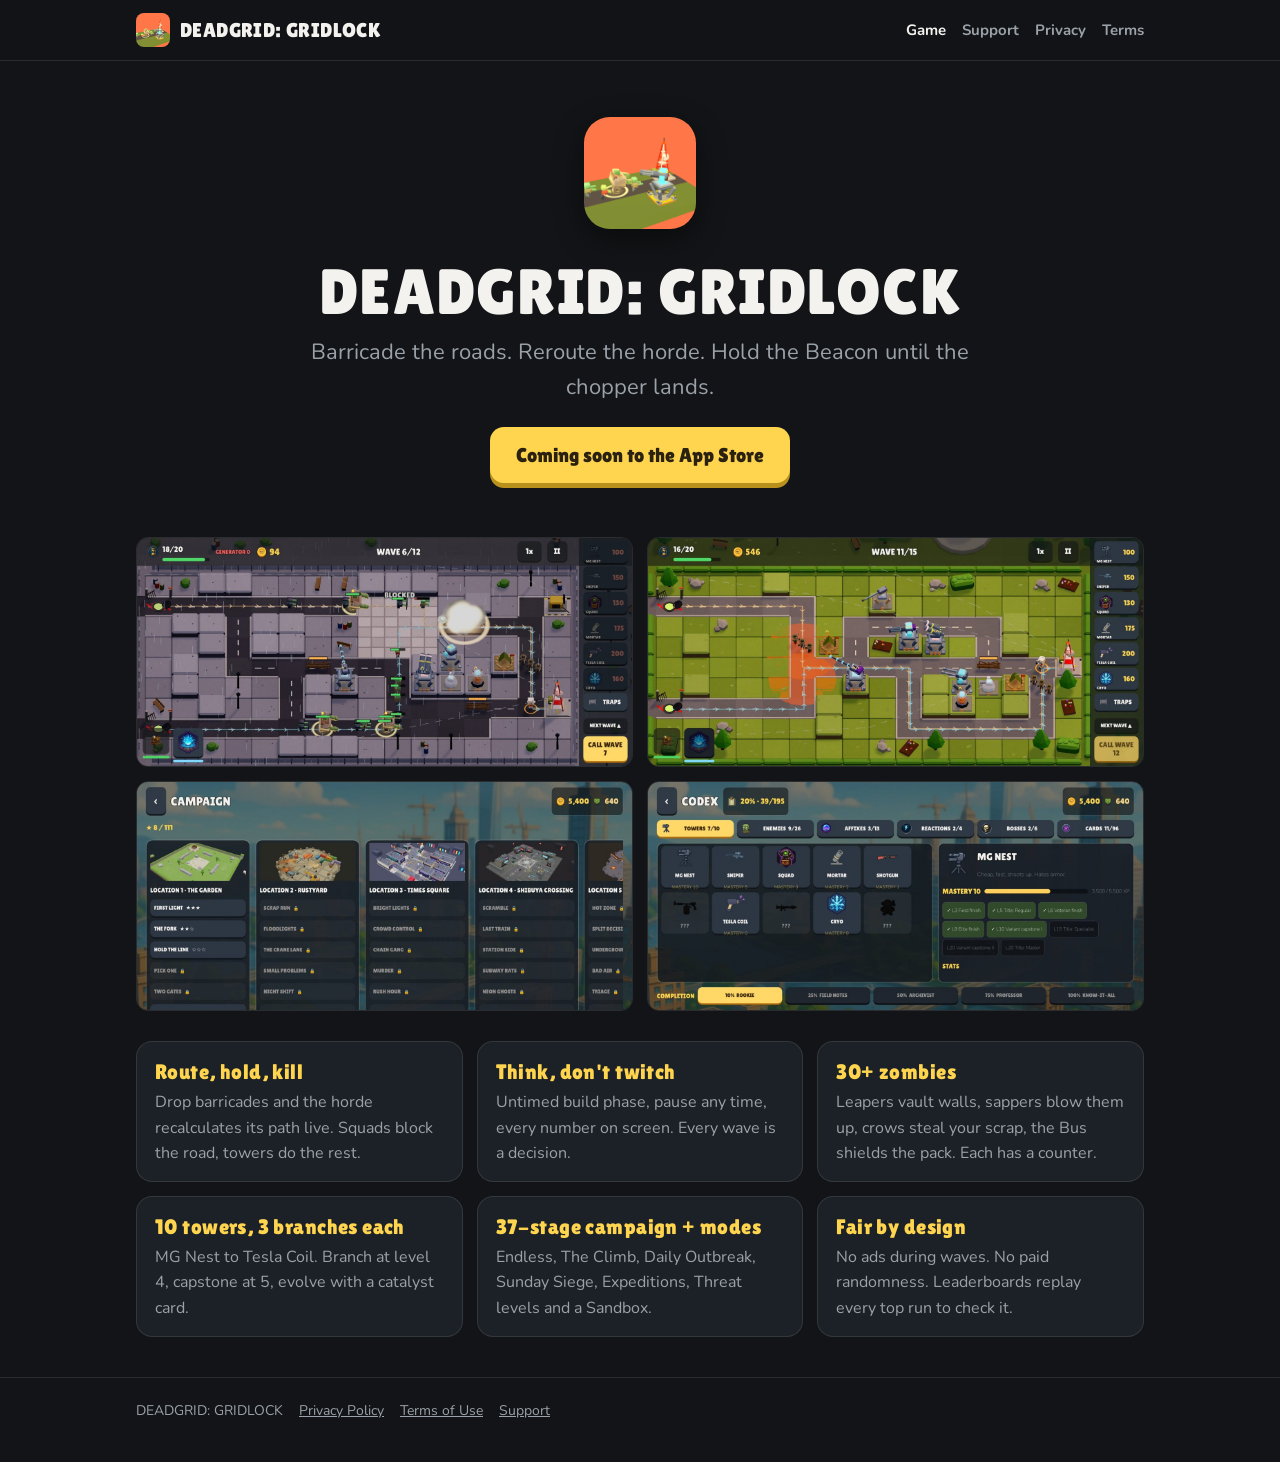
<file: index.html>
<!doctype html>
<html lang="en">
<head>
<meta charset="utf-8">
<meta name="viewport" content="width=device-width, initial-scale=1">
<title>DEADGRID: GRIDLOCK — route-control tower defense</title>
<meta name="description" content="Barricade the roads, reroute the horde and hold the Beacon. A deadpan zombie tower defense for iPhone and iPad.">
<meta property="og:title" content="DEADGRID: GRIDLOCK — route-control tower defense">
<meta property="og:description" content="Barricade the roads, reroute the horde and hold the Beacon. A deadpan zombie tower defense for iPhone and iPad.">
<meta property="og:image" content="img/battle-rain.jpg">
<link rel="icon" href="img/favicon.png">
<link rel="preconnect" href="https://fonts.googleapis.com">
<link rel="preconnect" href="https://fonts.gstatic.com" crossorigin>
<link href="https://fonts.googleapis.com/css2?family=Lilita+One&family=Nunito:wght@400;700;800&display=swap" rel="stylesheet">
<link rel="stylesheet" href="style.css">
</head>
<body>
<header class="top"><div class="wrap">
<a class="brand" href="index.html"><img src="img/icon.png" alt="">DEADGRID: GRIDLOCK</a>
<nav><a href="index.html" aria-current="page">Game</a><a href="support.html">Support</a><a href="privacy.html">Privacy</a><a href="terms.html">Terms</a></nav>
</div></header>
<main class="wrap">
<section class="hero">
<img class="icon" src="img/icon.png" alt="DEADGRID: GRIDLOCK app icon">
<h1>DEADGRID: GRIDLOCK</h1>
<p class="tag">Barricade the roads. Reroute the horde. Hold the Beacon until the chopper lands.</p>
<span class="badge">Coming soon to the App Store</span>
</section>
<div class="shots">
<img src="img/battle-rain.jpg" alt="A wave in the rain at Shibuya Crossing: towers firing along a barricaded route" loading="lazy">
<img src="img/battle-garden.jpg" alt="Holding the Garden: squads, mortars and a cryo projector covering two routes" loading="lazy">
<img src="img/campaign.jpg" alt="Campaign map with six locations" loading="lazy">
<img src="img/codex.jpg" alt="The Codex: towers, enemies, reactions and mastery" loading="lazy">
</div>
<div class="grid">
<div class="card"><h3>Route, hold, kill</h3><p>Drop barricades and the horde recalculates its path live. Squads block the road, towers do the rest.</p></div>
<div class="card"><h3>Think, don't twitch</h3><p>Untimed build phase, pause any time, every number on screen. Every wave is a decision.</p></div>
<div class="card"><h3>30+ zombies</h3><p>Leapers vault walls, sappers blow them up, crows steal your scrap, the Bus shields the pack. Each has a counter.</p></div>
<div class="card"><h3>10 towers, 3 branches each</h3><p>MG Nest to Tesla Coil. Branch at level 4, capstone at 5, evolve with a catalyst card.</p></div>
<div class="card"><h3>37-stage campaign + modes</h3><p>Endless, The Climb, Daily Outbreak, Sunday Siege, Expeditions, Threat levels and a Sandbox.</p></div>
<div class="card"><h3>Fair by design</h3><p>No ads during waves. No paid randomness. Leaderboards replay every top run to check it.</p></div>
</div>

</main>
<footer><div class="wrap">
<span>DEADGRID: GRIDLOCK</span>
<a href="privacy.html">Privacy Policy</a>
<a href="terms.html">Terms of Use</a>
<a href="support.html">Support</a>
</div></footer>
</body>
</html>
</file>
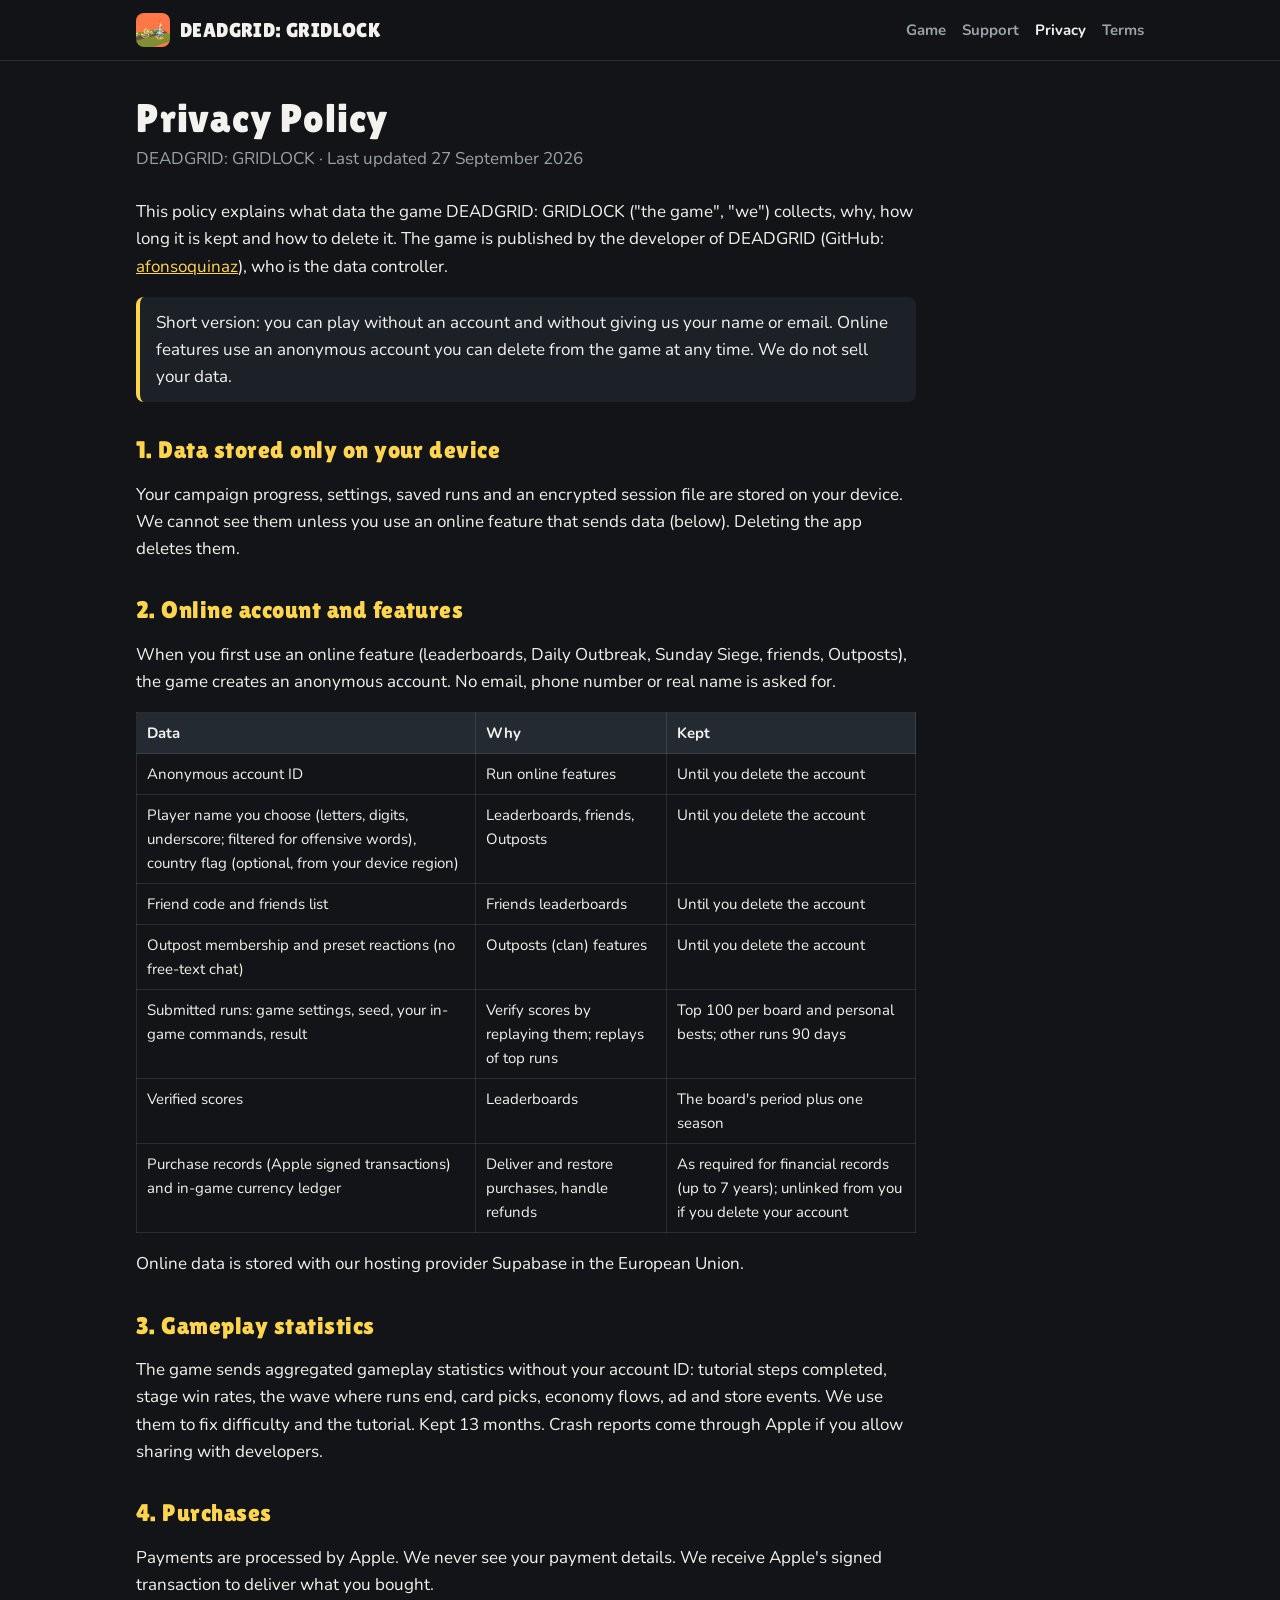
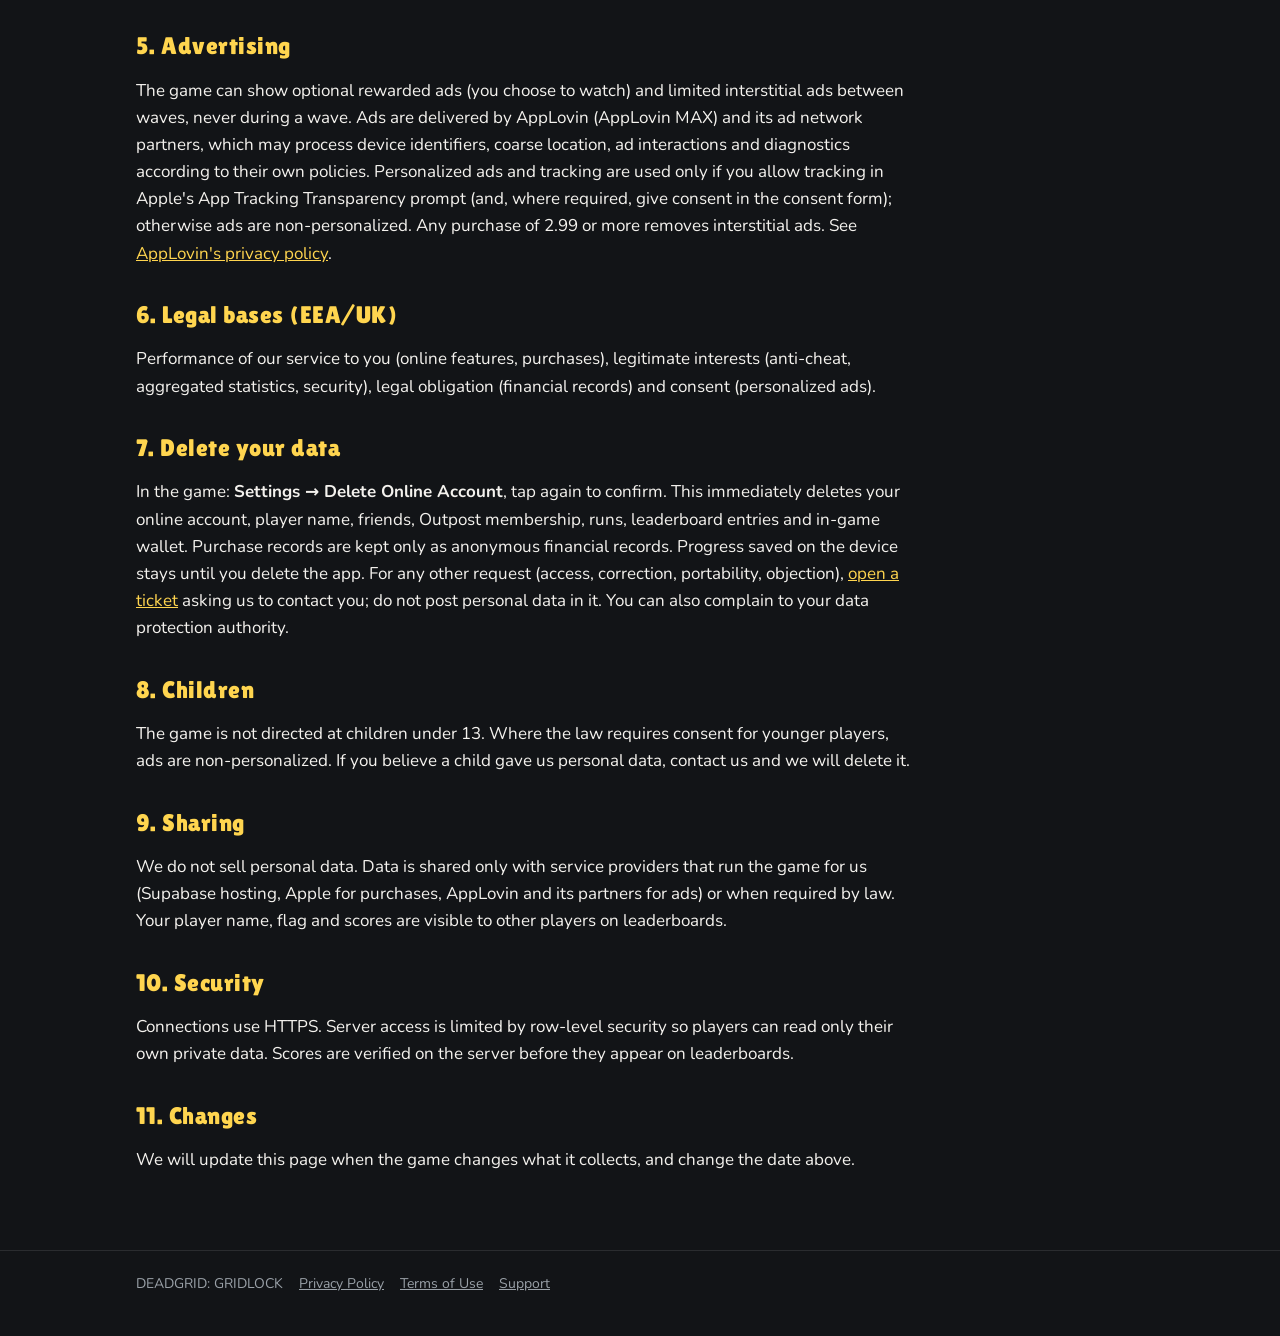
<file: privacy.html>
<!doctype html>
<html lang="en">
<head>
<meta charset="utf-8">
<meta name="viewport" content="width=device-width, initial-scale=1">
<title>Privacy Policy — DEADGRID: GRIDLOCK</title>
<meta name="description" content="How DEADGRID: GRIDLOCK collects, uses and deletes data.">
<meta property="og:title" content="Privacy Policy — DEADGRID: GRIDLOCK">
<meta property="og:description" content="How DEADGRID: GRIDLOCK collects, uses and deletes data.">
<meta property="og:image" content="img/battle-rain.jpg">
<link rel="icon" href="img/favicon.png">
<link rel="preconnect" href="https://fonts.googleapis.com">
<link rel="preconnect" href="https://fonts.gstatic.com" crossorigin>
<link href="https://fonts.googleapis.com/css2?family=Lilita+One&family=Nunito:wght@400;700;800&display=swap" rel="stylesheet">
<link rel="stylesheet" href="style.css">
</head>
<body>
<header class="top"><div class="wrap">
<a class="brand" href="index.html"><img src="img/icon.png" alt="">DEADGRID: GRIDLOCK</a>
<nav><a href="index.html">Game</a><a href="support.html">Support</a><a href="privacy.html" aria-current="page">Privacy</a><a href="terms.html">Terms</a></nav>
</div></header>
<main class="wrap">
<article class="doc">
<h1>Privacy Policy</h1>
<p class="meta">DEADGRID: GRIDLOCK · Last updated 27 September 2026</p>
<p>This policy explains what data the game DEADGRID: GRIDLOCK ("the game", "we") collects, why, how long it is kept and how to delete it. The game is published by the developer of DEADGRID (GitHub: <a href="https://github.com/afonsoquinaz">afonsoquinaz</a>), who is the data controller.</p>
<div class="note">Short version: you can play without an account and without giving us your name or email. Online features use an anonymous account you can delete from the game at any time. We do not sell your data.</div>

<h2>1. Data stored only on your device</h2>
<p>Your campaign progress, settings, saved runs and an encrypted session file are stored on your device. We cannot see them unless you use an online feature that sends data (below). Deleting the app deletes them.</p>

<h2>2. Online account and features</h2>
<p>When you first use an online feature (leaderboards, Daily Outbreak, Sunday Siege, friends, Outposts), the game creates an anonymous account. No email, phone number or real name is asked for.</p>
<table>
<tr><th>Data</th><th>Why</th><th>Kept</th></tr>
<tr><td>Anonymous account ID</td><td>Run online features</td><td>Until you delete the account</td></tr>
<tr><td>Player name you choose (letters, digits, underscore; filtered for offensive words), country flag (optional, from your device region)</td><td>Leaderboards, friends, Outposts</td><td>Until you delete the account</td></tr>
<tr><td>Friend code and friends list</td><td>Friends leaderboards</td><td>Until you delete the account</td></tr>
<tr><td>Outpost membership and preset reactions (no free-text chat)</td><td>Outposts (clan) features</td><td>Until you delete the account</td></tr>
<tr><td>Submitted runs: game settings, seed, your in-game commands, result</td><td>Verify scores by replaying them; replays of top runs</td><td>Top 100 per board and personal bests; other runs 90 days</td></tr>
<tr><td>Verified scores</td><td>Leaderboards</td><td>The board's period plus one season</td></tr>
<tr><td>Purchase records (Apple signed transactions) and in-game currency ledger</td><td>Deliver and restore purchases, handle refunds</td><td>As required for financial records (up to 7 years); unlinked from you if you delete your account</td></tr>
</table>
<p>Online data is stored with our hosting provider Supabase in the European Union.</p>

<h2>3. Gameplay statistics</h2>
<p>The game sends aggregated gameplay statistics without your account ID: tutorial steps completed, stage win rates, the wave where runs end, card picks, economy flows, ad and store events. We use them to fix difficulty and the tutorial. Kept 13 months. Crash reports come through Apple if you allow sharing with developers.</p>

<h2>4. Purchases</h2>
<p>Payments are processed by Apple. We never see your payment details. We receive Apple's signed transaction to deliver what you bought.</p>

<h2>5. Advertising</h2>
<p>The game can show optional rewarded ads (you choose to watch) and limited interstitial ads between waves, never during a wave. Ads are delivered by AppLovin (AppLovin MAX) and its ad network partners, which may process device identifiers, coarse location, ad interactions and diagnostics according to their own policies. Personalized ads and tracking are used only if you allow tracking in Apple's App Tracking Transparency prompt (and, where required, give consent in the consent form); otherwise ads are non-personalized. Any purchase of 2.99 or more removes interstitial ads. See <a href="https://www.applovin.com/privacy/">AppLovin's privacy policy</a>.</p>

<h2>6. Legal bases (EEA/UK)</h2>
<p>Performance of our service to you (online features, purchases), legitimate interests (anti-cheat, aggregated statistics, security), legal obligation (financial records) and consent (personalized ads).</p>

<h2>7. Delete your data</h2>
<p>In the game: <b>Settings → Delete Online Account</b>, tap again to confirm. This immediately deletes your online account, player name, friends, Outpost membership, runs, leaderboard entries and in-game wallet. Purchase records are kept only as anonymous financial records. Progress saved on the device stays until you delete the app. For any other request (access, correction, portability, objection), <a href="https://github.com/afonsoquinaz/deadgrid-tower-defense-public/issues">open a ticket</a> asking us to contact you; do not post personal data in it. You can also complain to your data protection authority.</p>

<h2>8. Children</h2>
<p>The game is not directed at children under 13. Where the law requires consent for younger players, ads are non-personalized. If you believe a child gave us personal data, contact us and we will delete it.</p>

<h2>9. Sharing</h2>
<p>We do not sell personal data. Data is shared only with service providers that run the game for us (Supabase hosting, Apple for purchases, AppLovin and its partners for ads) or when required by law. Your player name, flag and scores are visible to other players on leaderboards.</p>

<h2>10. Security</h2>
<p>Connections use HTTPS. Server access is limited by row-level security so players can read only their own private data. Scores are verified on the server before they appear on leaderboards.</p>

<h2>11. Changes</h2>
<p>We will update this page when the game changes what it collects, and change the date above.</p>
</article>
</main>
<footer><div class="wrap">
<span>DEADGRID: GRIDLOCK</span>
<a href="privacy.html">Privacy Policy</a>
<a href="terms.html">Terms of Use</a>
<a href="support.html">Support</a>
</div></footer>
</body>
</html>
</file>
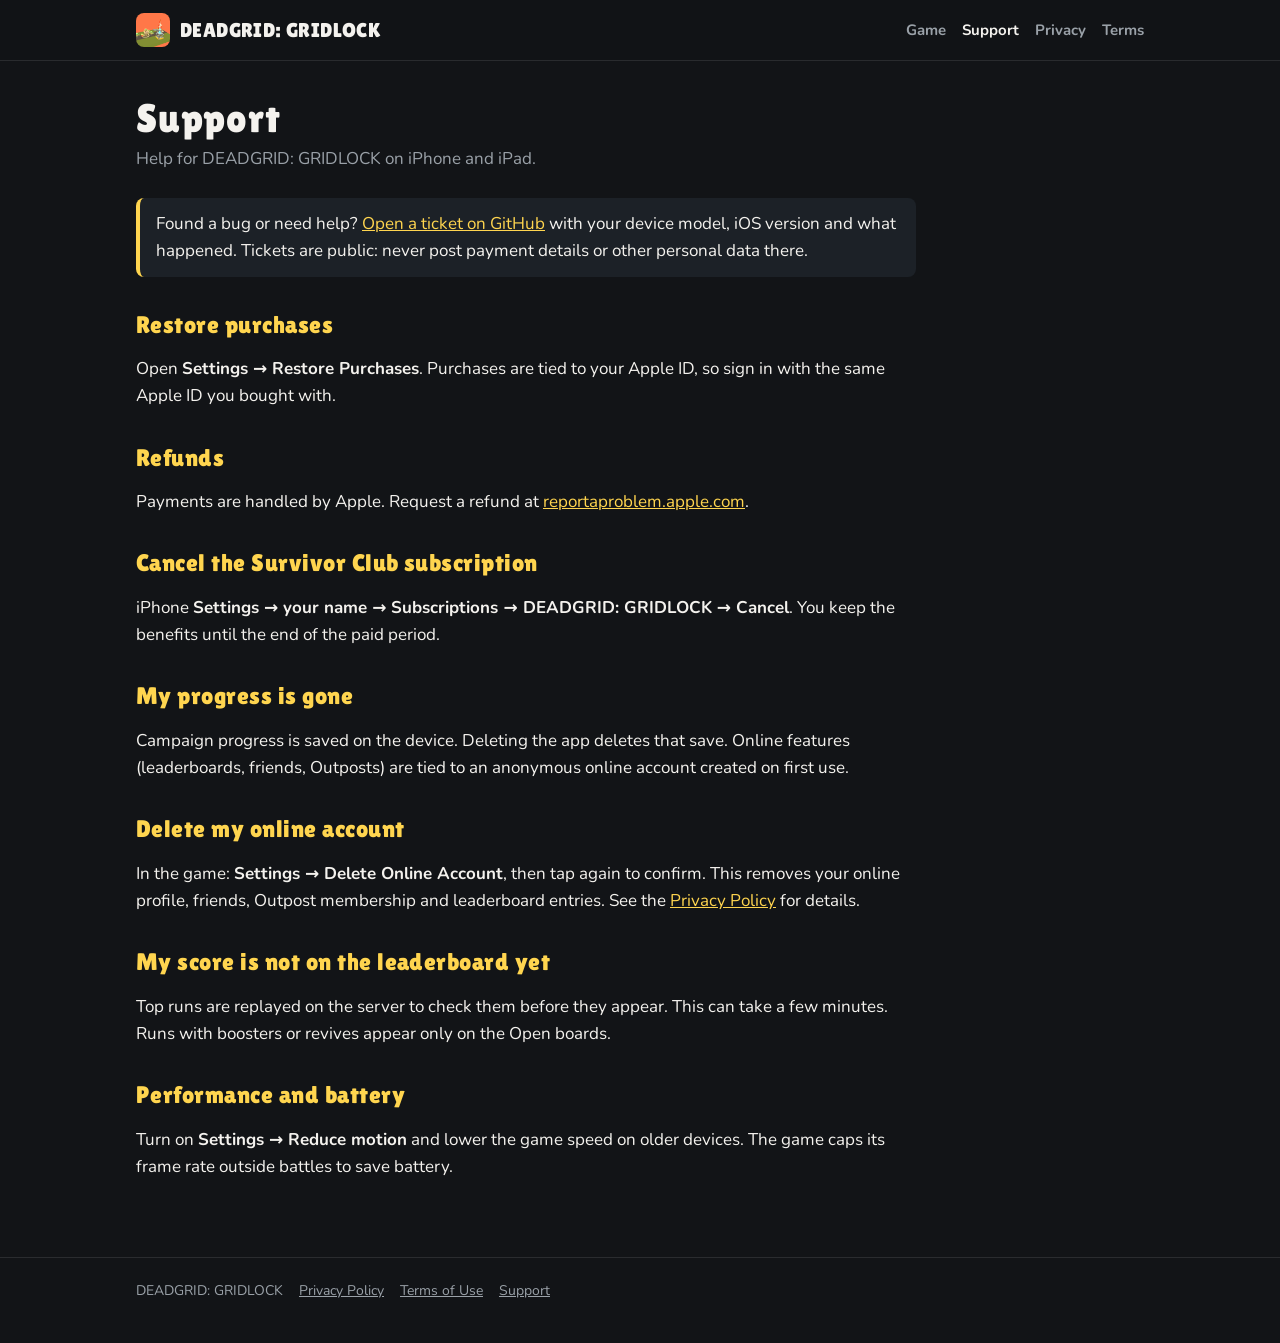
<file: support.html>
<!doctype html>
<html lang="en">
<head>
<meta charset="utf-8">
<meta name="viewport" content="width=device-width, initial-scale=1">
<title>Support — DEADGRID: GRIDLOCK</title>
<meta name="description" content="Help, FAQ and contact for DEADGRID: GRIDLOCK.">
<meta property="og:title" content="Support — DEADGRID: GRIDLOCK">
<meta property="og:description" content="Help, FAQ and contact for DEADGRID: GRIDLOCK.">
<meta property="og:image" content="img/battle-rain.jpg">
<link rel="icon" href="img/favicon.png">
<link rel="preconnect" href="https://fonts.googleapis.com">
<link rel="preconnect" href="https://fonts.gstatic.com" crossorigin>
<link href="https://fonts.googleapis.com/css2?family=Lilita+One&family=Nunito:wght@400;700;800&display=swap" rel="stylesheet">
<link rel="stylesheet" href="style.css">
</head>
<body>
<header class="top"><div class="wrap">
<a class="brand" href="index.html"><img src="img/icon.png" alt="">DEADGRID: GRIDLOCK</a>
<nav><a href="index.html">Game</a><a href="support.html" aria-current="page">Support</a><a href="privacy.html">Privacy</a><a href="terms.html">Terms</a></nav>
</div></header>
<main class="wrap">
<article class="doc">
<h1>Support</h1>
<p class="meta">Help for DEADGRID: GRIDLOCK on iPhone and iPad.</p>
<div class="note">Found a bug or need help? <a href="https://github.com/afonsoquinaz/deadgrid-tower-defense-public/issues">Open a ticket on GitHub</a> with your device model, iOS version and what happened. Tickets are public: never post payment details or other personal data there.</div>
<h2>Restore purchases</h2>
<p>Open <b>Settings → Restore Purchases</b>. Purchases are tied to your Apple ID, so sign in with the same Apple ID you bought with.</p>
<h2>Refunds</h2>
<p>Payments are handled by Apple. Request a refund at <a href="https://reportaproblem.apple.com">reportaproblem.apple.com</a>.</p>
<h2>Cancel the Survivor Club subscription</h2>
<p>iPhone <b>Settings → your name → Subscriptions → DEADGRID: GRIDLOCK → Cancel</b>. You keep the benefits until the end of the paid period.</p>
<h2>My progress is gone</h2>
<p>Campaign progress is saved on the device. Deleting the app deletes that save. Online features (leaderboards, friends, Outposts) are tied to an anonymous online account created on first use.</p>
<h2>Delete my online account</h2>
<p>In the game: <b>Settings → Delete Online Account</b>, then tap again to confirm. This removes your online profile, friends, Outpost membership and leaderboard entries. See the <a href="privacy.html">Privacy Policy</a> for details.</p>
<h2>My score is not on the leaderboard yet</h2>
<p>Top runs are replayed on the server to check them before they appear. This can take a few minutes. Runs with boosters or revives appear only on the Open boards.</p>
<h2>Performance and battery</h2>
<p>Turn on <b>Settings → Reduce motion</b> and lower the game speed on older devices. The game caps its frame rate outside battles to save battery.</p>
</article>
</main>
<footer><div class="wrap">
<span>DEADGRID: GRIDLOCK</span>
<a href="privacy.html">Privacy Policy</a>
<a href="terms.html">Terms of Use</a>
<a href="support.html">Support</a>
</div></footer>
</body>
</html>
</file>
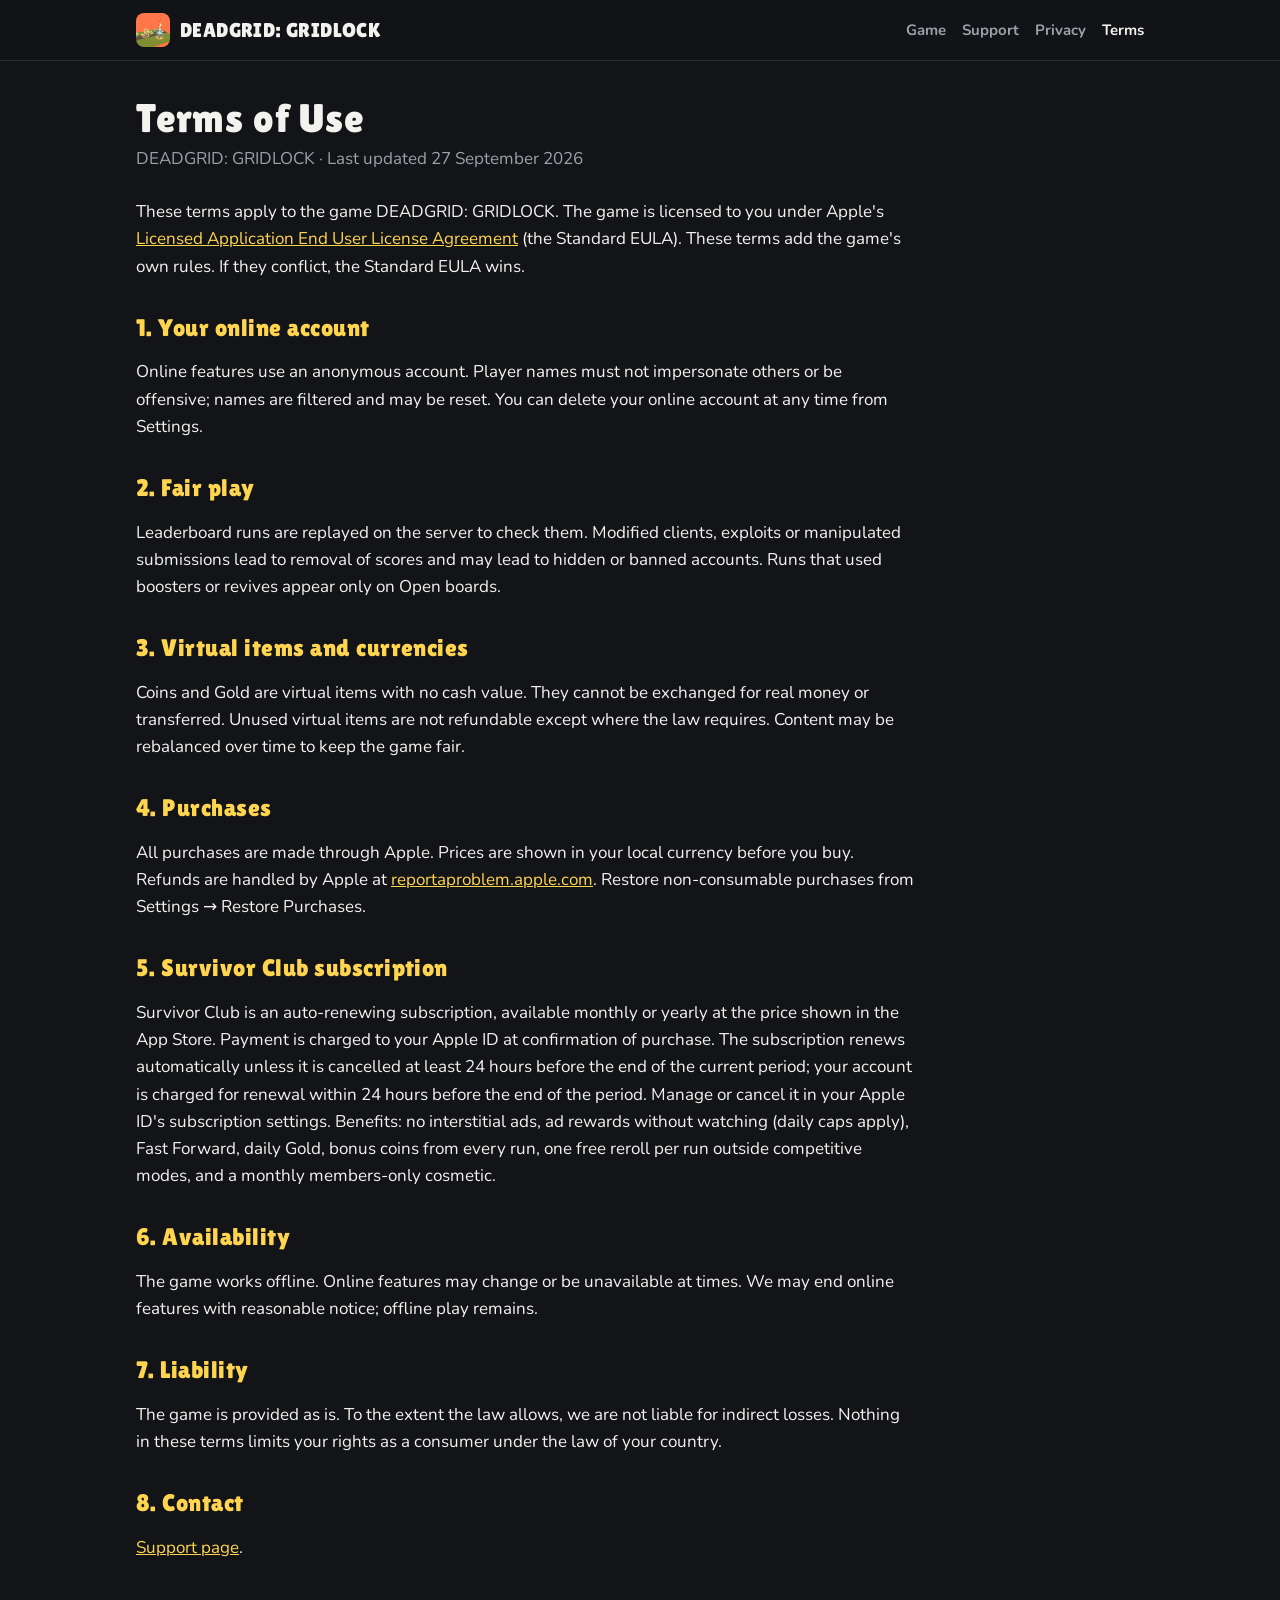
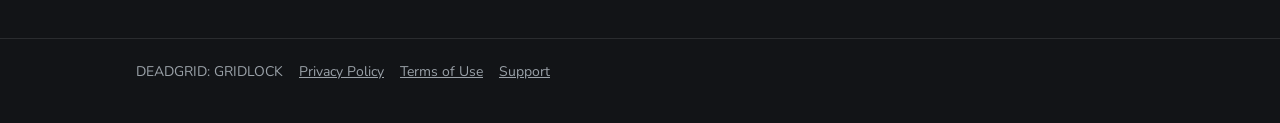
<file: terms.html>
<!doctype html>
<html lang="en">
<head>
<meta charset="utf-8">
<meta name="viewport" content="width=device-width, initial-scale=1">
<title>Terms of Use — DEADGRID: GRIDLOCK</title>
<meta name="description" content="Terms of use, purchases and subscription terms for DEADGRID: GRIDLOCK.">
<meta property="og:title" content="Terms of Use — DEADGRID: GRIDLOCK">
<meta property="og:description" content="Terms of use, purchases and subscription terms for DEADGRID: GRIDLOCK.">
<meta property="og:image" content="img/battle-rain.jpg">
<link rel="icon" href="img/favicon.png">
<link rel="preconnect" href="https://fonts.googleapis.com">
<link rel="preconnect" href="https://fonts.gstatic.com" crossorigin>
<link href="https://fonts.googleapis.com/css2?family=Lilita+One&family=Nunito:wght@400;700;800&display=swap" rel="stylesheet">
<link rel="stylesheet" href="style.css">
</head>
<body>
<header class="top"><div class="wrap">
<a class="brand" href="index.html"><img src="img/icon.png" alt="">DEADGRID: GRIDLOCK</a>
<nav><a href="index.html">Game</a><a href="support.html">Support</a><a href="privacy.html">Privacy</a><a href="terms.html" aria-current="page">Terms</a></nav>
</div></header>
<main class="wrap">
<article class="doc">
<h1>Terms of Use</h1>
<p class="meta">DEADGRID: GRIDLOCK · Last updated 27 September 2026</p>
<p>These terms apply to the game DEADGRID: GRIDLOCK. The game is licensed to you under Apple's <a href="https://www.apple.com/legal/internet-services/itunes/dev/stdeula/">Licensed Application End User License Agreement</a> (the Standard EULA). These terms add the game's own rules. If they conflict, the Standard EULA wins.</p>

<h2>1. Your online account</h2>
<p>Online features use an anonymous account. Player names must not impersonate others or be offensive; names are filtered and may be reset. You can delete your online account at any time from Settings.</p>

<h2>2. Fair play</h2>
<p>Leaderboard runs are replayed on the server to check them. Modified clients, exploits or manipulated submissions lead to removal of scores and may lead to hidden or banned accounts. Runs that used boosters or revives appear only on Open boards.</p>

<h2>3. Virtual items and currencies</h2>
<p>Coins and Gold are virtual items with no cash value. They cannot be exchanged for real money or transferred. Unused virtual items are not refundable except where the law requires. Content may be rebalanced over time to keep the game fair.</p>

<h2>4. Purchases</h2>
<p>All purchases are made through Apple. Prices are shown in your local currency before you buy. Refunds are handled by Apple at <a href="https://reportaproblem.apple.com">reportaproblem.apple.com</a>. Restore non-consumable purchases from Settings → Restore Purchases.</p>

<h2>5. Survivor Club subscription</h2>
<p>Survivor Club is an auto-renewing subscription, available monthly or yearly at the price shown in the App Store. Payment is charged to your Apple ID at confirmation of purchase. The subscription renews automatically unless it is cancelled at least 24 hours before the end of the current period; your account is charged for renewal within 24 hours before the end of the period. Manage or cancel it in your Apple ID's subscription settings. Benefits: no interstitial ads, ad rewards without watching (daily caps apply), Fast Forward, daily Gold, bonus coins from every run, one free reroll per run outside competitive modes, and a monthly members-only cosmetic.</p>

<h2>6. Availability</h2>
<p>The game works offline. Online features may change or be unavailable at times. We may end online features with reasonable notice; offline play remains.</p>

<h2>7. Liability</h2>
<p>The game is provided as is. To the extent the law allows, we are not liable for indirect losses. Nothing in these terms limits your rights as a consumer under the law of your country.</p>

<h2>8. Contact</h2>
<p><a href="support.html">Support page</a>.</p>
</article>
</main>
<footer><div class="wrap">
<span>DEADGRID: GRIDLOCK</span>
<a href="privacy.html">Privacy Policy</a>
<a href="terms.html">Terms of Use</a>
<a href="support.html">Support</a>
</div></footer>
</body>
</html>
</file>
<file: style.css>
:root {
  --bg: #121417; --panel: #1c2127; --panel2: #232a31; --ink: #f4f2ee; --soft: #9aa1a8;
  --gold: #ffd54f; --gold-ink: #2a2110; --line: rgba(255,255,255,.1); --red: #ef5a3c;
}
* { box-sizing: border-box; }
html { -webkit-text-size-adjust: 100%; }
body { margin: 0; background: var(--bg); color: var(--ink); font: 17px/1.6 "Nunito", system-ui, -apple-system, "Segoe UI", sans-serif; }
a { color: var(--gold); }
h1, h2, h3, .brand { font-family: "Lilita One", "Nunito", system-ui, sans-serif; font-weight: 400; letter-spacing: .02em; line-height: 1.15; }
.wrap { max-width: 1040px; margin: 0 auto; padding: 0 16px; }
header.top { border-bottom: 1px solid var(--line); background: rgba(18,20,23,.92); position: sticky; top: 0; z-index: 5; backdrop-filter: blur(8px); }
header.top .wrap { display: flex; align-items: center; gap: 12px; min-height: 60px; flex-wrap: wrap; }
.brand { display: flex; align-items: center; gap: 10px; color: var(--ink); text-decoration: none; font-size: 20px; }
.brand img { width: 34px; height: 34px; border-radius: 8px; }
nav { margin-left: auto; display: flex; gap: 16px; flex-wrap: wrap; }
nav a { color: var(--soft); text-decoration: none; font-weight: 700; font-size: 15px; }
nav a:hover, nav a[aria-current] { color: var(--ink); }
.hero { padding: 56px 0 24px; text-align: center; }
.hero img.icon { width: 112px; height: 112px; border-radius: 26px; box-shadow: 0 10px 30px rgba(0,0,0,.45); }
.hero h1 { font-size: clamp(36px, 7vw, 64px); margin: 18px 0 6px; }
.hero p.tag { font-size: clamp(18px, 3vw, 22px); color: var(--soft); max-width: 680px; margin: 0 auto 22px; }
.badge { display: inline-block; background: var(--gold); color: var(--gold-ink); font-family: "Lilita One", sans-serif; font-size: 20px; padding: 12px 26px; border-radius: 14px; box-shadow: 0 5px 0 #b8901c; }
.shots { display: grid; grid-template-columns: repeat(2, minmax(0, 1fr)); gap: 14px; margin: 30px 0; }
.shots img { width: 100%; height: auto; border-radius: 12px; border: 1px solid var(--line); display: block; }
.grid { display: grid; grid-template-columns: repeat(3, minmax(0, 1fr)); gap: 14px; margin: 26px 0 40px; }
.card { background: var(--panel); border: 1px solid var(--line); border-radius: 16px; padding: 18px 18px 14px; }
.card h3 { margin: 0 0 6px; font-size: 21px; color: var(--gold); }
.card p { margin: 0; color: var(--soft); font-size: 16px; }
.doc { padding: 34px 0 60px; max-width: 780px; }
.doc h1 { font-size: 40px; margin: 0 0 4px; }
.doc .meta { color: var(--soft); margin: 0 0 26px; }
.doc h2 { font-size: 24px; margin: 34px 0 8px; color: var(--gold); }
.doc table { width: 100%; border-collapse: collapse; margin: 10px 0 16px; font-size: 15px; display: block; overflow-x: auto; }
.doc th, .doc td { border: 1px solid var(--line); padding: 8px 10px; text-align: left; vertical-align: top; }
.doc th { background: var(--panel2); }
.note { background: var(--panel); border-left: 4px solid var(--gold); border-radius: 8px; padding: 12px 16px; margin: 16px 0; }
footer { border-top: 1px solid var(--line); color: var(--soft); font-size: 14px; padding: 22px 0 40px; }
footer .wrap { display: flex; gap: 16px; flex-wrap: wrap; }
footer a { color: var(--soft); }
@media (max-width: 760px) {
  .grid { grid-template-columns: 1fr; }
  .shots { grid-template-columns: 1fr; }
  nav { margin-left: 0; width: 100%; padding-bottom: 10px; }
}
</file>
